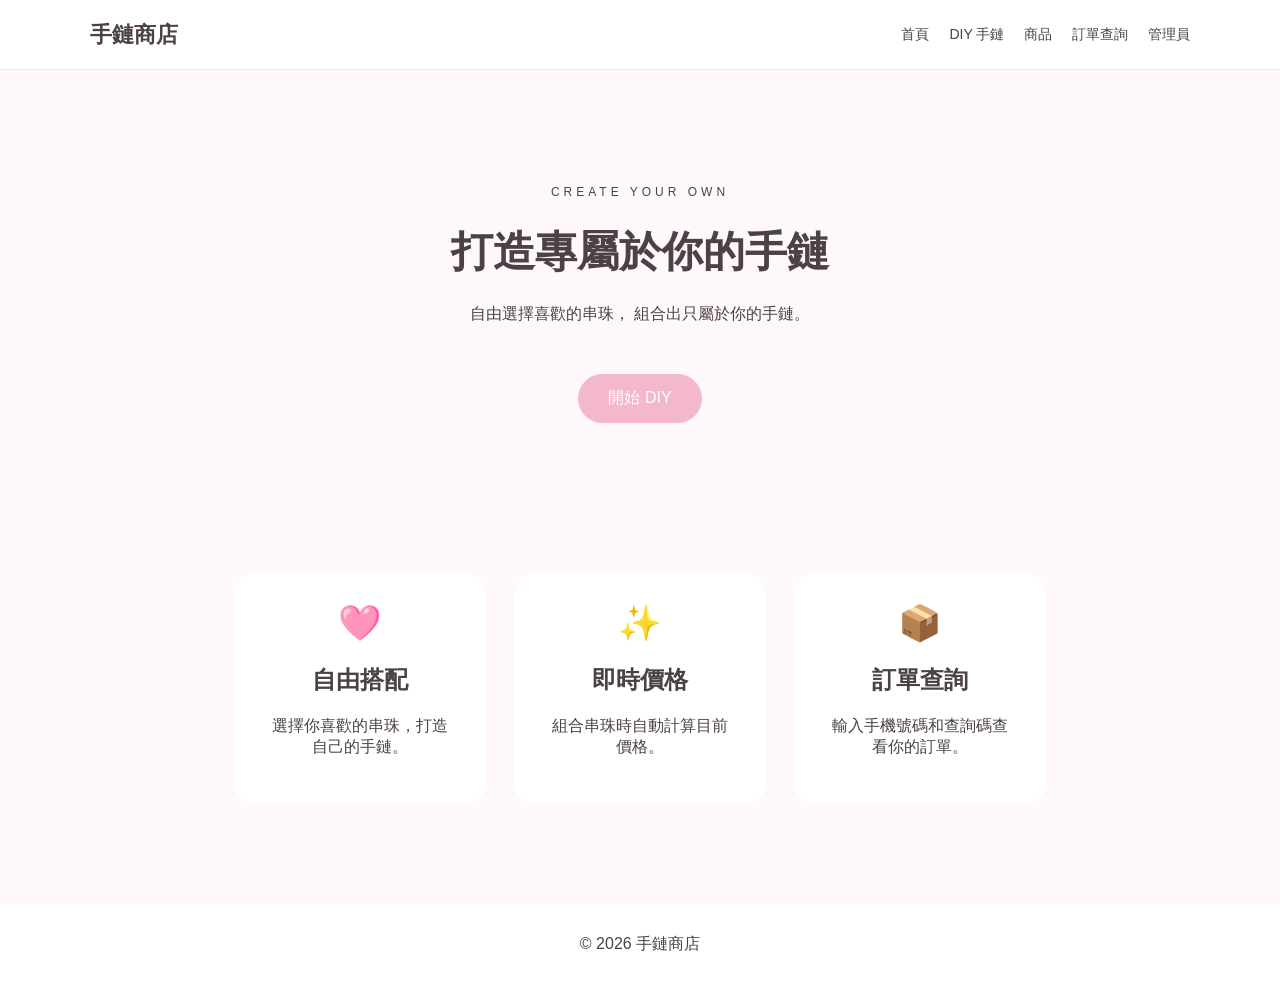
<file: index.html>
<!DOCTYPE html>
<html lang="zh-Hant">
<head>
  <meta charset="UTF-8">
  <meta name="viewport" content="width=device-width, initial-scale=1.0">

  <title>手鏈商店</title>

  <link rel="stylesheet" href="style.css">
</head>

<body>

  <!-- 上方選單 -->
  <header>
    <div class="logo">手鏈商店</div>

    <nav>
      <a href="index.html">首頁</a>
      <a href="diy.html">DIY 手鏈</a>
      <a href="products.html">商品</a>
      <a href="order.html">訂單查詢</a>
      <a href="login.html">管理員</a>
    </nav>
  </header>


  <!-- 首頁 -->
  <main>

    <section class="hero">

      <p class="small-title">CREATE YOUR OWN</p>

      <h1>打造專屬於你的手鏈</h1>

      <p>
        自由選擇喜歡的串珠，
        組合出只屬於你的手鏈。
      </p>

      <a class="main-button" href="diy.html">
        開始 DIY
      </a>

    </section>


    <!-- 三個功能 -->
    <section class="features">

      <div class="feature">
        <div class="icon">🩷</div>
        <h2>自由搭配</h2>
        <p>選擇你喜歡的串珠，打造自己的手鏈。</p>
      </div>

      <div class="feature">
        <div class="icon">✨</div>
        <h2>即時價格</h2>
        <p>組合串珠時自動計算目前價格。</p>
      </div>

      <div class="feature">
        <div class="icon">📦</div>
        <h2>訂單查詢</h2>
        <p>輸入手機號碼和查詢碼查看你的訂單。</p>
      </div>

    </section>

  </main>


  <!-- 最下面 -->
  <footer>
    © 2026 手鏈商店
  </footer>

</body>
</file>
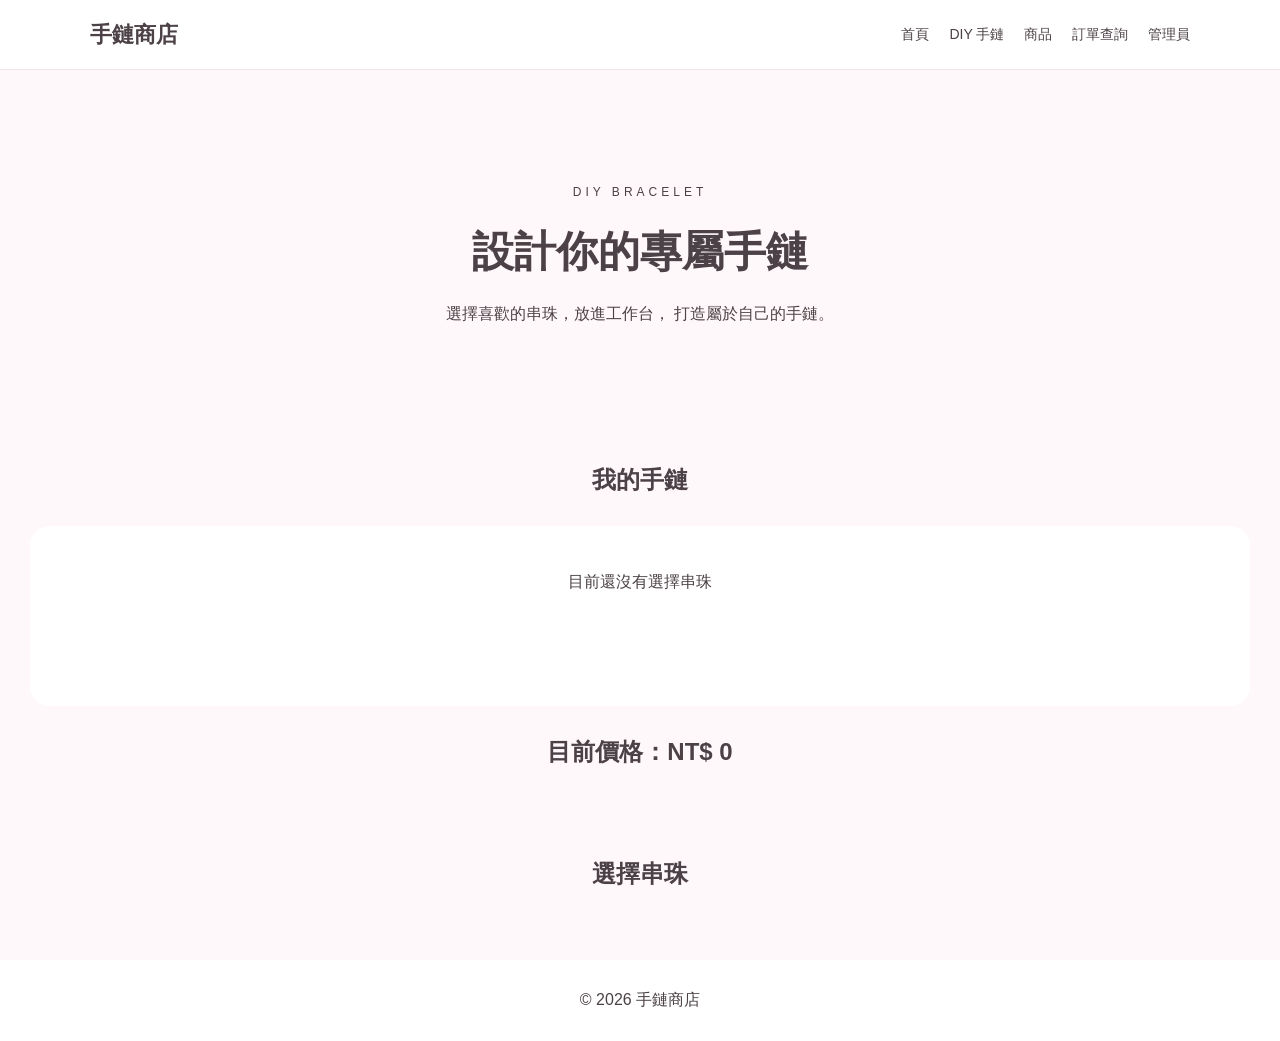
<file: diy.html>
<!DOCTYPE html>
<html lang="zh-Hant">
<head>
  <meta charset="UTF-8">
  <meta name="viewport" content="width=device-width, initial-scale=1.0">

  <title>DIY 手鏈｜手鏈商店</title>

  <link rel="stylesheet" href="style.css">
</head>

<body>

<header>
  <div class="logo">手鏈商店</div>

  <nav>
    <a href="index.html">首頁</a>
    <a href="diy.html">DIY 手鏈</a>
    <a href="products.html">商品</a>
    <a href="order.html">訂單查詢</a>
    <a href="login.html">管理員</a>
  </nav>
</header>


<main>

  <section class="hero">
    <p class="small-title">DIY BRACELET</p>

    <h1>設計你的專屬手鏈</h1>

    <p>
      選擇喜歡的串珠，放進工作台，
      打造屬於自己的手鏈。
    </p>
  </section>


  <!-- 手鏈工作台 -->
  <section>

    <h2 style="text-align:center;">
      我的手鏈
    </h2>

    <div id="workbench"
      style="
        min-height:180px;
        margin:30px;
        padding:30px;
        background:white;
        border-radius:20px;
        text-align:center;
      ">

      <p>目前還沒有選擇串珠</p>

    </div>

    <h2 style="text-align:center;">
      目前價格：NT$ <span id="total">0</span>
    </h2>

  </section>


  <!-- 串珠區 -->
  <section style="padding:50px 20px;">

    <h2 style="text-align:center;">
      選擇串珠
    </h2>

    <div
      id="beads"
      style="
        display:flex;
        flex-wrap:wrap;
        justify-content:center;
        gap:20px;
      ">
    </div>

  </section>

</main>


<footer>
  © 2026 手鏈商店
</footer>


<script type="module" src="diy.js"></script>

</body>
</html>
</file>
<file: style.css>
* {
  box-sizing: border-box;
}

body {
  margin: 0;
  font-family: Arial, "Noto Sans TC", sans-serif;
  background: #fff8fb;
  color: #4b4146;
}

header {
  height: 70px;
  display: flex;
  align-items: center;
  justify-content: space-between;
  padding: 0 7%;
  background: white;
  border-bottom: 1px solid #f1e4e9;
}

.logo {
  font-size: 22px;
  font-weight: bold;
}

nav {
  display: flex;
  gap: 20px;
}

nav a {
  text-decoration: none;
  color: #4b4146;
  font-size: 14px;
}

.hero {
  text-align: center;
  padding: 100px 20px;
}

.small-title {
  letter-spacing: 4px;
  font-size: 12px;
}

h1 {
  font-size: 42px;
  margin: 20px 0;
}

.hero p {
  line-height: 1.8;
}

.main-button {
  display: inline-block;
  margin-top: 30px;
  padding: 14px 30px;
  border-radius: 30px;
  background: #f3b8c9;
  color: white;
  text-decoration: none;
}

.features {
  display: flex;
  justify-content: center;
  gap: 30px;
  padding: 50px 20px 100px;
}

.feature {
  width: 250px;
  text-align: center;
  background: white;
  padding: 30px;
  border-radius: 20px;
}

.icon {
  font-size: 35px;
}

footer {
  text-align: center;
  padding: 30px;
  background: white;
}
</file>
